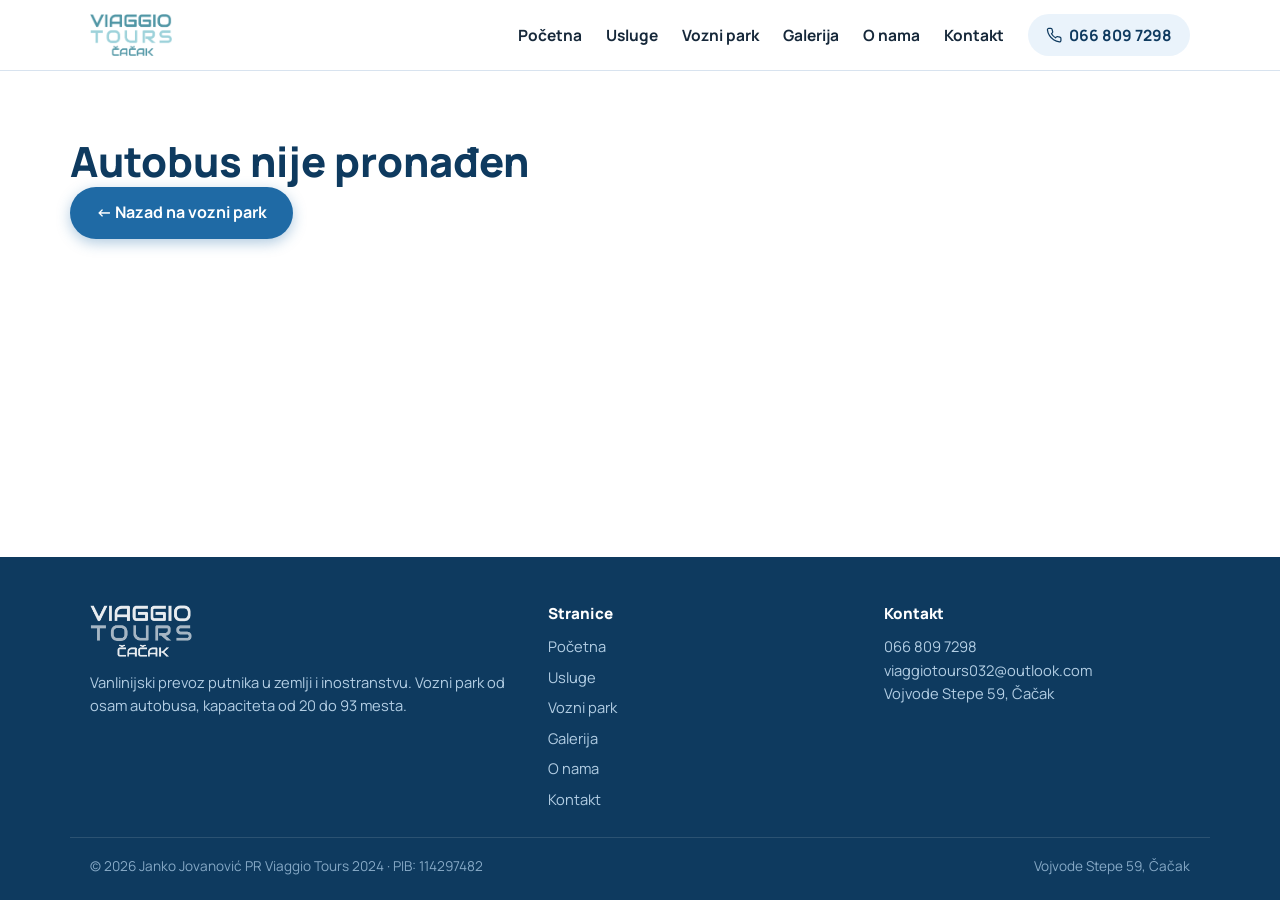
<file: autobus.html>
<!DOCTYPE html>
<html lang="sr">
<head>
  <meta charset="UTF-8">
  <meta name="viewport" content="width=device-width, initial-scale=1.0">
  <title>Autobus — Viaggio Tours Čačak</title>
  <meta name="description" content="Detalji autobusa iz voznog parka Viaggio Tours Čačak — kapacitet, oprema i fotografije.">
  <link rel="preconnect" href="https://fonts.googleapis.com">
  <link rel="preconnect" href="https://fonts.gstatic.com" crossorigin>
  <link href="https://fonts.googleapis.com/css2?family=Manrope:wght@400;600;700;800&display=swap" rel="stylesheet">
  <link rel="stylesheet" href="style.css">
  <link rel="icon" href="images/logo.png">
</head>
<body>

<div id="site-header"></div>

<main>
  <section id="bus-detalj"></section>
</main>

<div id="site-footer"></div>

<script src="podaci.js"></script>
<script src="sajt.js"></script>
</body>
</html>
</file>
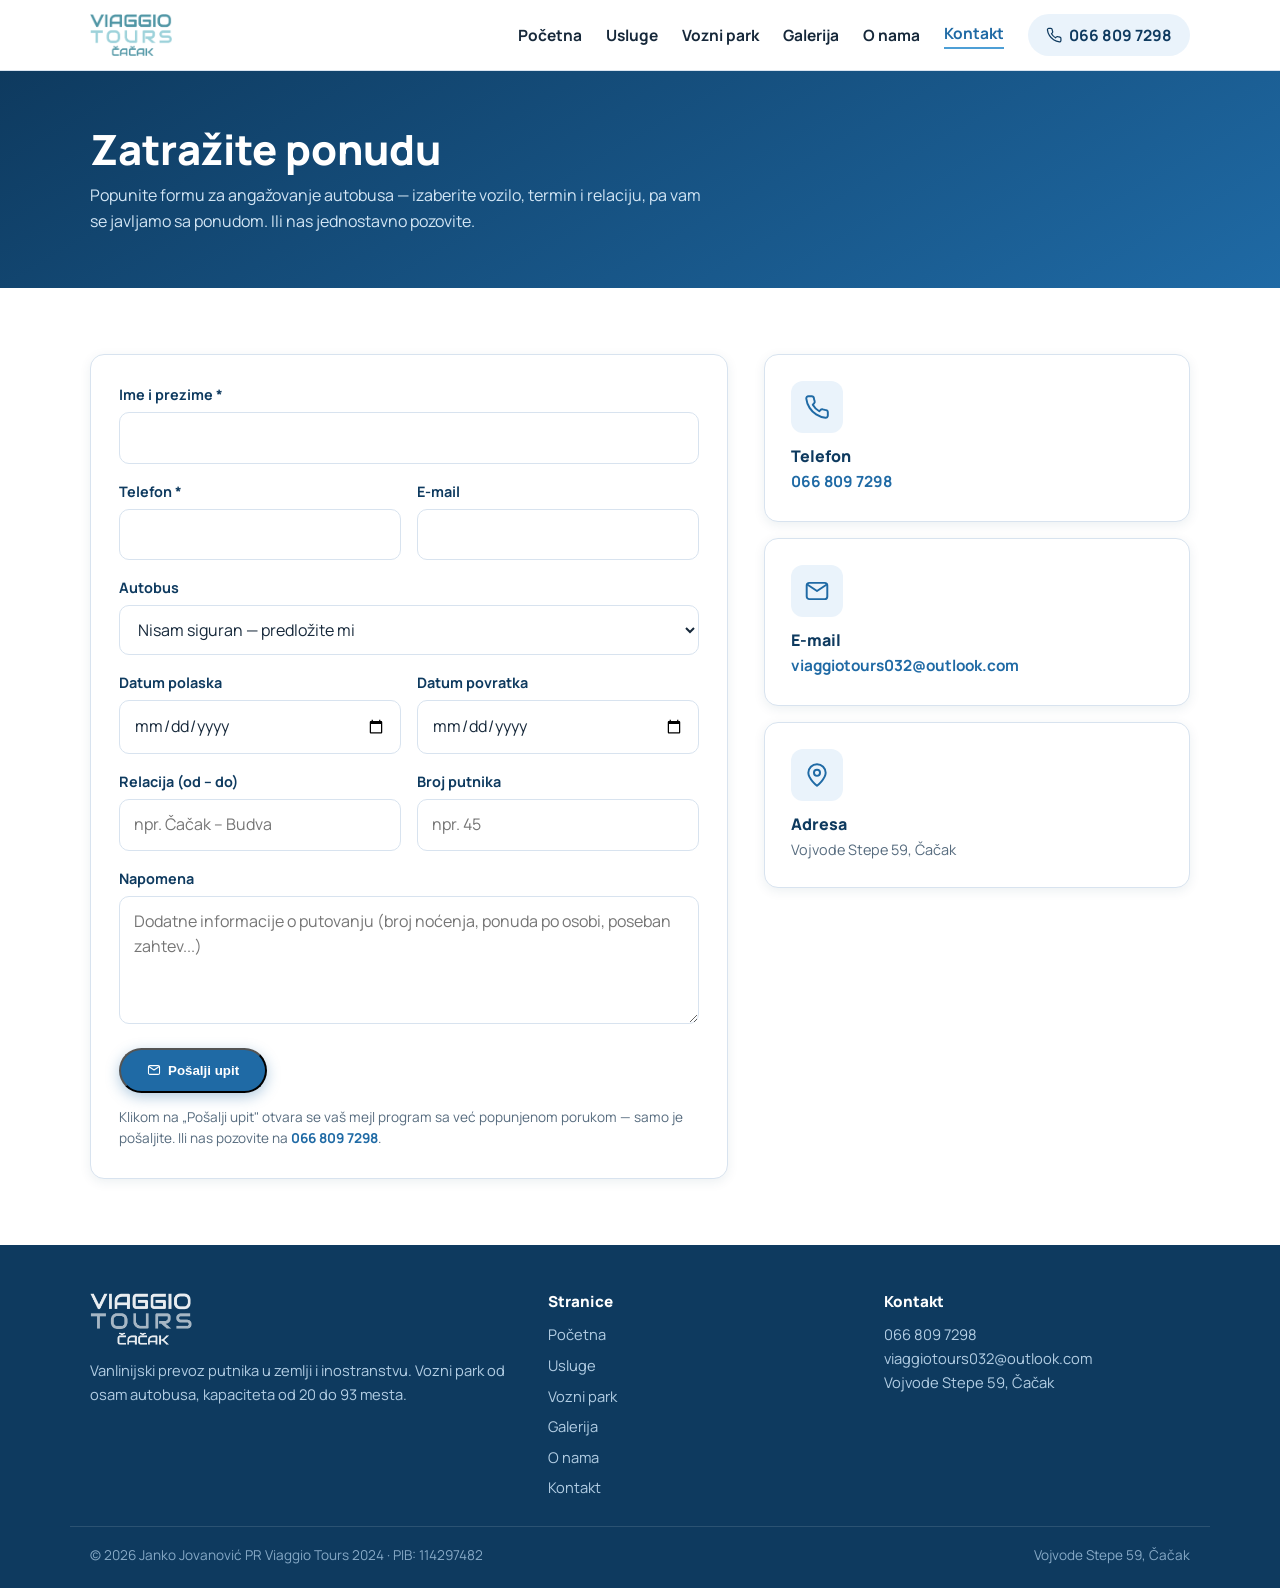
<file: kontakt.html>
<!DOCTYPE html>
<html lang="sr">
<head>
  <meta charset="UTF-8">
  <meta name="viewport" content="width=device-width, initial-scale=1.0">
  <title>Kontakt — Viaggio Tours Čačak | 066 809 7298</title>
  <meta name="description" content="Kontaktirajte Viaggio Tours Čačak — telefon 066 809 7298, e-mail viaggiotours032@outlook.com. Pozovite za ponudu prevoza.">
  <link rel="canonical" href="https://autobusi.co.rs/kontakt.html">
  <link rel="preconnect" href="https://fonts.googleapis.com">
  <link rel="preconnect" href="https://fonts.gstatic.com" crossorigin>
  <link href="https://fonts.googleapis.com/css2?family=Manrope:wght@400;600;700;800&display=swap" rel="stylesheet">
  <link rel="stylesheet" href="style.css">
  <link rel="icon" href="images/logo.png">
</head>
<body>

<div id="site-header"></div>

<main>
  <section class="page-hero">
    <div class="container">
      <h1>Zatražite ponudu</h1>
      <p>Popunite formu za angažovanje autobusa — izaberite vozilo, termin i relaciju, pa vam se javljamo sa ponudom. Ili nas jednostavno pozovite.</p>
    </div>
  </section>

  <section class="section">
    <div class="container">
      <div class="upit-layout">
        <form class="upit-forma" id="upit-forma" novalidate>
          <div class="polje">
            <label for="f-ime">Ime i prezime *</label>
            <input id="f-ime" name="ime" required>
          </div>
          <div class="polje-red">
            <div class="polje">
              <label for="f-tel">Telefon *</label>
              <input id="f-tel" name="telefon" inputmode="tel" required>
            </div>
            <div class="polje">
              <label for="f-mail">E-mail</label>
              <input id="f-mail" name="email" type="email">
            </div>
          </div>
          <div class="polje">
            <label for="f-bus">Autobus</label>
            <select id="f-bus" name="autobus">
              <option value="">Nisam siguran — predložite mi</option>
            </select>
          </div>
          <div class="polje-red">
            <div class="polje">
              <label for="f-polazak">Datum polaska</label>
              <input id="f-polazak" name="polazak" type="date">
            </div>
            <div class="polje">
              <label for="f-povratak">Datum povratka</label>
              <input id="f-povratak" name="povratak" type="date">
            </div>
          </div>
          <div class="polje-red">
            <div class="polje">
              <label for="f-relacija">Relacija (od – do)</label>
              <input id="f-relacija" name="relacija" placeholder="npr. Čačak – Budva">
            </div>
            <div class="polje">
              <label for="f-putnici">Broj putnika</label>
              <input id="f-putnici" name="putnici" type="number" min="1" placeholder="npr. 45">
            </div>
          </div>
          <div class="polje">
            <label for="f-poruka">Napomena</label>
            <textarea id="f-poruka" name="poruka" rows="4" placeholder="Dodatne informacije o putovanju (broj noćenja, ponuda po osobi, poseban zahtev...)"></textarea>
          </div>
          <button type="submit" class="btn btn-primary"><span class="ico" data-icon="mail"></span>Pošalji upit</button>
          <p class="forma-note">Klikom na „Pošalji upit" otvara se vaš mejl program sa već popunjenom porukom — samo je pošaljite. Ili nas pozovite na <a class="js-tel-link" style="color:var(--blue);font-weight:700"><span class="js-phone"></span></a>.</p>
          <div class="forma-ok" id="forma-ok">Hvala! Otvorili smo vaš mejl program sa popunjenim upitom — pošaljite poruku i javljamo vam se ubrzo.</div>
        </form>

        <aside class="upit-aside">
          <div class="card">
            <div class="card-icon" data-icon="phone"></div>
            <h3>Telefon</h3>
            <p><a class="js-tel-link"><span class="js-phone"></span></a></p>
          </div>
          <div class="card">
            <div class="card-icon" data-icon="mail"></div>
            <h3>E-mail</h3>
            <p><a class="js-mail-link"><span class="js-email"></span></a></p>
          </div>
          <div class="card">
            <div class="card-icon" data-icon="pin"></div>
            <h3>Adresa</h3>
            <p class="malo">Vojvode Stepe 59, Čačak</p>
          </div>
        </aside>
      </div>
    </div>
  </section>
</main>

<div id="site-footer"></div>

<script src="podaci.js"></script>
<script src="sajt.js"></script>
</body>
</html>
</file>
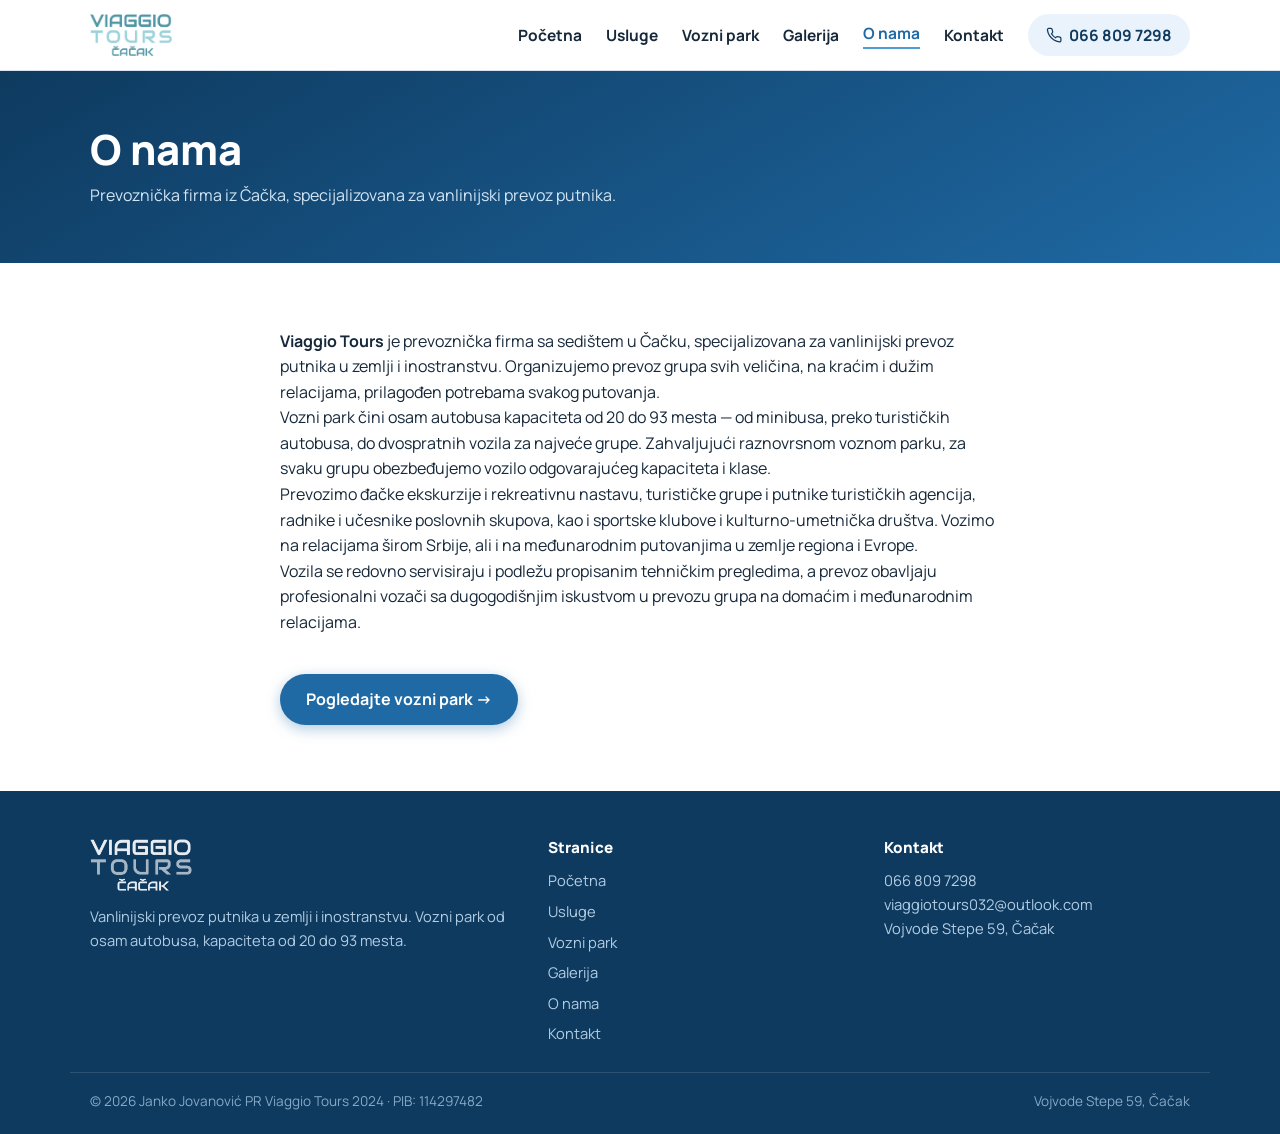
<file: o-nama.html>
<!DOCTYPE html>
<html lang="sr">
<head>
  <meta charset="UTF-8">
  <meta name="viewport" content="width=device-width, initial-scale=1.0">
  <title>O nama — Viaggio Tours Čačak</title>
  <meta name="description" content="Viaggio Tours je prevoznička firma iz Čačka — vanlinijski prevoz putnika u zemlji i inostranstvu, sopstveni vozni park od 8 autobusa.">
  <link rel="canonical" href="https://autobusi.co.rs/o-nama.html">
  <link rel="preconnect" href="https://fonts.googleapis.com">
  <link rel="preconnect" href="https://fonts.gstatic.com" crossorigin>
  <link href="https://fonts.googleapis.com/css2?family=Manrope:wght@400;600;700;800&display=swap" rel="stylesheet">
  <link rel="stylesheet" href="style.css">
  <link rel="icon" href="images/logo.png">
</head>
<body>

<div id="site-header"></div>

<main>
  <section class="page-hero">
    <div class="container">
      <h1>O nama</h1>
      <p>Prevoznička firma iz Čačka, specijalizovana za vanlinijski prevoz putnika.</p>
    </div>
  </section>

  <section class="section">
    <div class="container narrow">
      <p><strong>Viaggio Tours</strong> je prevoznička firma sa sedištem u Čačku, specijalizovana za
      vanlinijski prevoz putnika u zemlji i inostranstvu. Organizujemo prevoz grupa svih veličina,
      na kraćim i dužim relacijama, prilagođen potrebama svakog putovanja.</p>
      <p>Vozni park čini osam autobusa kapaciteta od 20 do 93 mesta — od minibusa, preko turističkih
      autobusa, do dvospratnih vozila za najveće grupe. Zahvaljujući raznovrsnom voznom parku, za
      svaku grupu obezbeđujemo vozilo odgovarajućeg kapaciteta i klase.</p>
      <p>Prevozimo đačke ekskurzije i rekreativnu nastavu, turističke grupe i putnike turističkih
      agencija, radnike i učesnike poslovnih skupova, kao i sportske klubove i kulturno-umetnička
      društva. Vozimo na relacijama širom Srbije, ali i na međunarodnim putovanjima u zemlje regiona
      i Evrope.</p>
      <p>Vozila se redovno servisiraju i podležu propisanim tehničkim pregledima, a prevoz obavljaju
      profesionalni vozači sa dugogodišnjim iskustvom u prevozu grupa na domaćim i međunarodnim
      relacijama.</p>
      <div class="section-cta" style="text-align:left">
        <a href="vozni-park.html" class="btn btn-primary">Pogledajte vozni park →</a>
      </div>
    </div>
  </section>
</main>

<div id="site-footer"></div>

<script src="podaci.js"></script>
<script src="sajt.js"></script>
</body>
</html>
</file>
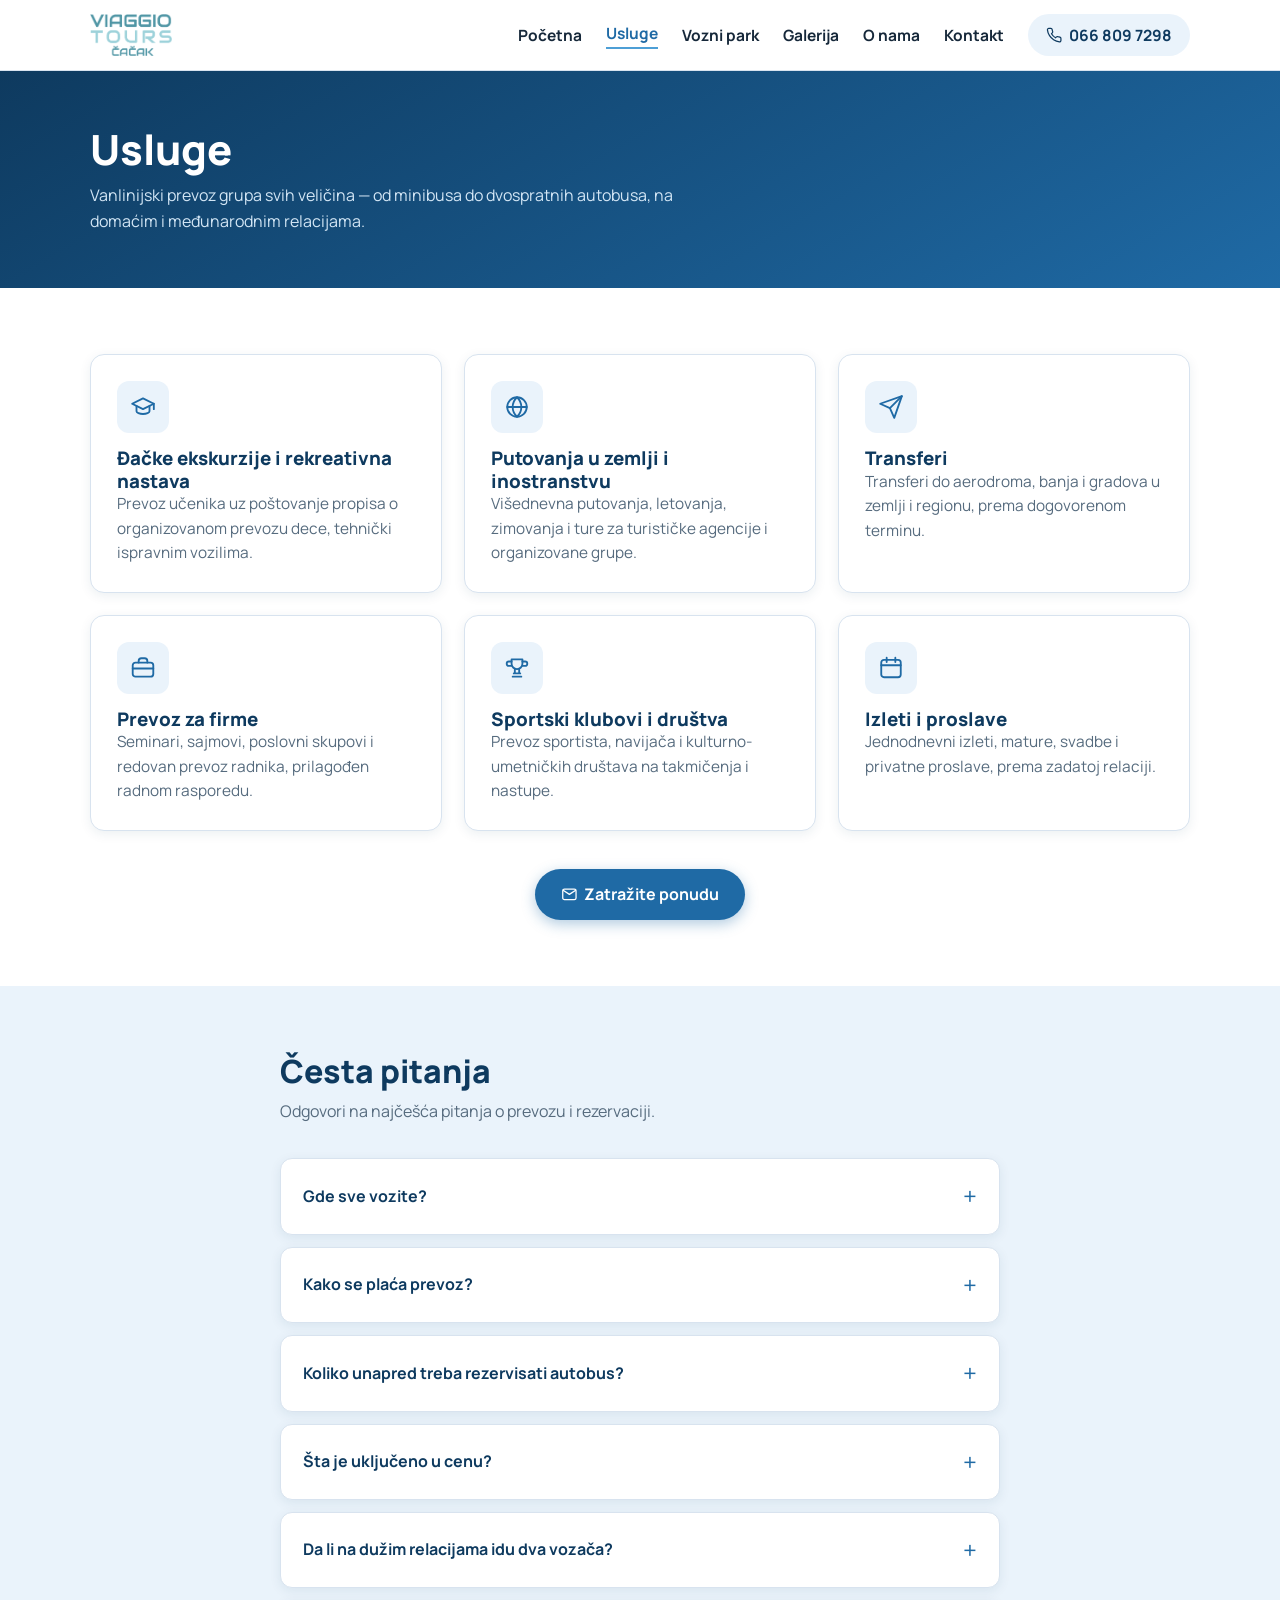
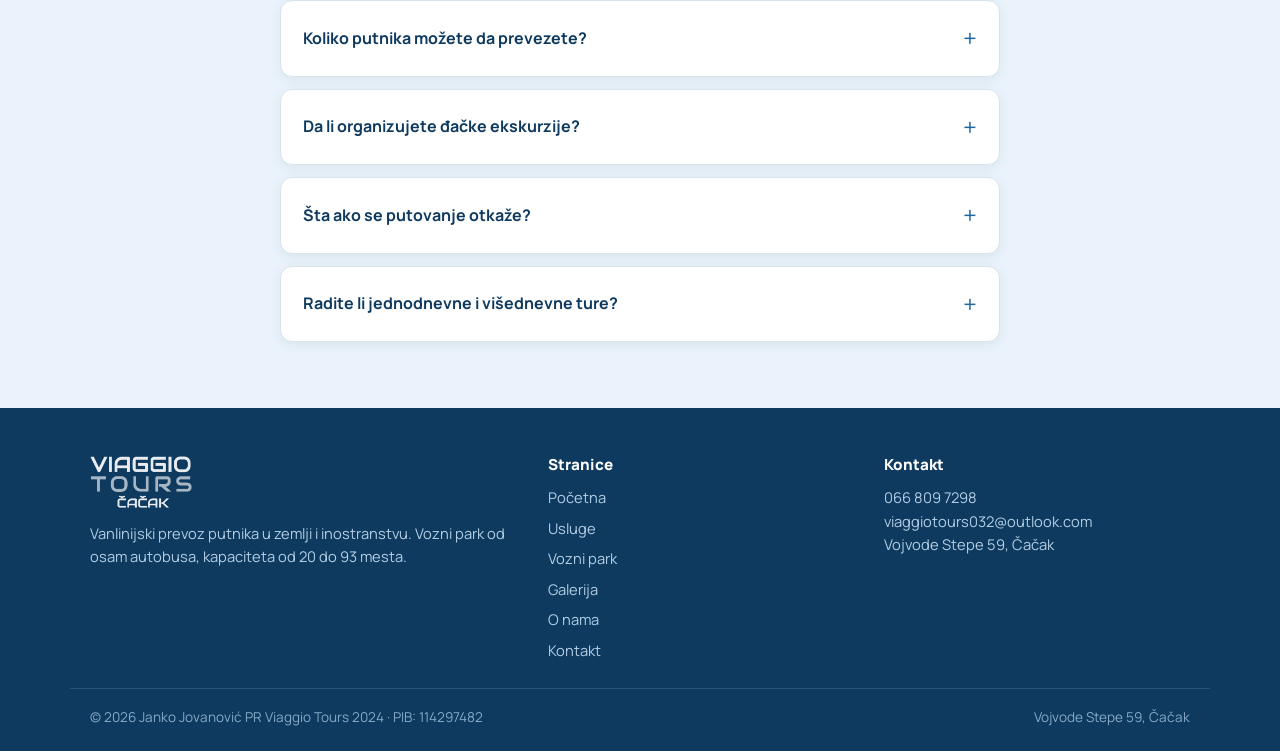
<file: usluge.html>
<!DOCTYPE html>
<html lang="sr">
<head>
  <meta charset="UTF-8">
  <meta name="viewport" content="width=device-width, initial-scale=1.0">
  <title>Usluge — Viaggio Tours Čačak | Ekskurzije, transferi, prevoz za firme</title>
  <meta name="description" content="Usluge prevoza — đačke ekskurzije, putovanja u zemlji i inostranstvu, transferi, prevoz radnika, sportski klubovi, izleti i proslave. Viaggio Tours Čačak.">
  <link rel="canonical" href="https://autobusi.co.rs/usluge.html">
  <link rel="preconnect" href="https://fonts.googleapis.com">
  <link rel="preconnect" href="https://fonts.gstatic.com" crossorigin>
  <link href="https://fonts.googleapis.com/css2?family=Manrope:wght@400;600;700;800&display=swap" rel="stylesheet">
  <link rel="stylesheet" href="style.css">
  <link rel="icon" href="images/logo.png">
</head>
<body>

<div id="site-header"></div>

<main>
  <section class="page-hero">
    <div class="container">
      <h1>Usluge</h1>
      <p>Vanlinijski prevoz grupa svih veličina — od minibusa do dvospratnih autobusa, na domaćim i međunarodnim relacijama.</p>
    </div>
  </section>

  <section class="section">
    <div class="container">
      <div class="grid grid-3">
        <div class="card">
          <div class="card-icon" data-icon="school"></div>
          <h3>Đačke ekskurzije i rekreativna nastava</h3>
          <p>Prevoz učenika uz poštovanje propisa o organizovanom prevozu dece, tehnički ispravnim vozilima.</p>
        </div>
        <div class="card">
          <div class="card-icon" data-icon="globe"></div>
          <h3>Putovanja u zemlji i inostranstvu</h3>
          <p>Višednevna putovanja, letovanja, zimovanja i ture za turističke agencije i organizovane grupe.</p>
        </div>
        <div class="card">
          <div class="card-icon" data-icon="plane"></div>
          <h3>Transferi</h3>
          <p>Transferi do aerodroma, banja i gradova u zemlji i regionu, prema dogovorenom terminu.</p>
        </div>
        <div class="card">
          <div class="card-icon" data-icon="briefcase"></div>
          <h3>Prevoz za firme</h3>
          <p>Seminari, sajmovi, poslovni skupovi i redovan prevoz radnika, prilagođen radnom rasporedu.</p>
        </div>
        <div class="card">
          <div class="card-icon" data-icon="trophy"></div>
          <h3>Sportski klubovi i društva</h3>
          <p>Prevoz sportista, navijača i kulturno-umetničkih društava na takmičenja i nastupe.</p>
        </div>
        <div class="card">
          <div class="card-icon" data-icon="calendar"></div>
          <h3>Izleti i proslave</h3>
          <p>Jednodnevni izleti, mature, svadbe i privatne proslave, prema zadatoj relaciji.</p>
        </div>
      </div>
      <div class="section-cta">
        <a href="kontakt.html" class="btn btn-primary"><span class="ico" data-icon="mail"></span>Zatražite ponudu</a>
      </div>
    </div>
  </section>

  <section class="section section-alt">
    <div class="container narrow">
      <div class="section-head">
        <h2>Česta pitanja</h2>
        <p class="section-sub">Odgovori na najčešća pitanja o prevozu i rezervaciji.</p>
      </div>
      <div class="faq" data-faq></div>
    </div>
  </section>
</main>

<div id="site-footer"></div>

<script src="podaci.js"></script>
<script src="sajt.js"></script>
</body>
</html>
</file>
<file: style.css>
:root {
  --blue: #1f6aa5;          /* primarna plava */
  --blue-dark: #17548a;
  --blue-deep: #0e3a5f;     /* tamne podloge (hero/footer) */
  --sky: #4d9fd6;           /* svetliji plavi akcenat */
  --sky-bright: #6fb5e6;
  --sky-tint: #eaf3fb;      /* svetla pozadina sekcija */
  --ink: #16283a;
  --muted: #566b7e;
  --bg: #ffffff;
  --line: #d8e3ef;
  --radius: 14px;
  --shadow: 0 8px 28px rgba(14, 58, 95, 0.12);
  --shadow-sm: 0 3px 12px rgba(14, 58, 95, 0.08);
}

* { margin: 0; padding: 0; box-sizing: border-box; }
html { scroll-behavior: smooth; }
body {
  font-family: 'Manrope', -apple-system, BlinkMacSystemFont, 'Segoe UI', sans-serif;
  color: var(--ink); background: var(--bg); line-height: 1.6;
  display: flex; flex-direction: column; min-height: 100vh;
}
main { flex: 1; }
.container { max-width: 1140px; margin: 0 auto; padding: 0 20px; }
.container.narrow { max-width: 760px; }
h1, h2, h3, h4 { line-height: 1.2; font-weight: 800; color: var(--blue-deep); }
h1 { font-size: clamp(1.8rem, 4vw, 2.6rem); }
h2 { font-size: clamp(1.6rem, 3vw, 2rem); margin-bottom: 8px; }
a { color: inherit; text-decoration: none; }
img { max-width: 100%; display: block; }

/* ---------- Header ---------- */
.site-header {
  position: sticky; top: 0; z-index: 50;
  background: rgba(255, 255, 255, 0.96);
  backdrop-filter: blur(8px);
  border-bottom: 1px solid var(--line);
}
.nav { display: flex; align-items: center; justify-content: space-between; height: 70px; gap: 16px; }
.brand img { height: 42px; width: auto; }
.nav-links { display: flex; align-items: center; gap: 24px; }
.nav-links a { font-weight: 700; color: var(--ink); font-size: 0.97rem; }
.nav-links a:hover { color: var(--blue); }
.nav-links a.active { color: var(--blue); border-bottom: 2px solid var(--sky); padding-bottom: 2px; }
.nav-toggle { display: none; background: none; border: none; font-size: 1.6rem; cursor: pointer; color: var(--blue-deep); order: 3; }

/* ---------- Buttons ---------- */
.btn {
  display: inline-flex; align-items: center; gap: 8px;
  padding: 13px 26px; border-radius: 999px; font-weight: 700;
  transition: transform 0.15s, box-shadow 0.15s, background 0.15s; cursor: pointer;
}
.btn:hover { transform: translateY(-2px); }
.btn-primary { background: var(--blue); color: #fff; box-shadow: 0 4px 14px rgba(31, 106, 165, 0.35); }
.btn-primary:hover { background: var(--blue-dark); }
.btn-accent { background: var(--sky); color: #fff; box-shadow: 0 4px 14px rgba(77, 159, 214, 0.42); }
.btn-accent:hover { background: var(--sky-bright); }
.btn-ghost { border: 2px solid rgba(255, 255, 255, 0.55); color: #fff; }
.btn-ghost:hover { background: rgba(255, 255, 255, 0.12); }
.btn-ghost-dark { border: 2px solid var(--line); color: var(--blue-deep); }
.btn-ghost-dark:hover { background: var(--sky-tint); }
.btn-phone { background: var(--sky-tint); color: var(--blue-deep) !important; padding: 9px 18px; }
.btn-phone:hover { background: var(--sky); color: #fff !important; }

/* ---------- Hero ---------- */
.hero {
  background: linear-gradient(150deg, var(--blue-deep) 0%, var(--blue-dark) 55%, var(--blue) 100%);
  color: #fff; padding: 84px 0 70px; position: relative; overflow: hidden;
}
.hero::after {
  content: ""; position: absolute; right: -80px; top: -80px; width: 340px; height: 340px;
  background: radial-gradient(circle, rgba(77, 159, 214, 0.4), transparent 70%);
}
.hero::before {
  content: ""; position: absolute; inset: 0;
  background-image: radial-gradient(rgba(255, 255, 255, 0.07) 1px, transparent 1px);
  background-size: 22px 22px;
}
.hero-inner { position: relative; z-index: 1; }
.hero-kicker { text-transform: uppercase; letter-spacing: 2px; font-size: 0.8rem; font-weight: 700; color: var(--sky-bright); margin-bottom: 14px; }
.hero h1 { color: #fff; margin-bottom: 18px; max-width: 660px; }
.hero-sub { font-size: 1.12rem; max-width: 580px; color: #d3e6f5; margin-bottom: 30px; }
.hero-cta { display: flex; gap: 14px; flex-wrap: wrap; margin-bottom: 42px; }
.hero-stats { display: flex; gap: 40px; list-style: none; flex-wrap: wrap; color: #cadff0; }
.hero-stats strong { display: block; font-size: 1.6rem; color: #fff; }

/* ---------- Sections ---------- */
.section { padding: 66px 0; }
.section-alt { background: var(--sky-tint); }
.section-head { max-width: 640px; margin-bottom: 34px; }
.section-sub { color: var(--muted); }
.center { text-align: center; margin-left: auto; margin-right: auto; }
.section-cta { text-align: center; margin-top: 38px; }

.grid { display: grid; gap: 22px; }
.grid-3 { grid-template-columns: repeat(3, 1fr); }
.grid-4 { grid-template-columns: repeat(4, 1fr); }

.card { background: #fff; border: 1px solid var(--line); border-radius: var(--radius); padding: 26px; box-shadow: var(--shadow-sm); }
.card p { color: var(--muted); font-size: 0.96rem; }
.card-icon {
  width: 52px; height: 52px; border-radius: 12px; display: flex; align-items: center; justify-content: center;
  color: var(--blue); background: var(--sky-tint); margin-bottom: 14px;
}
.card-icon svg { width: 26px; height: 26px; }

/* ---------- Ikonice ---------- */
.ico { display: inline-flex; align-items: center; }
.ico svg { width: 1.05em; height: 1.05em; }
.btn .ico { margin-right: -1px; }

/* ---------- Fleet cards ---------- */
.bus-card { padding: 0; overflow: hidden; display: block; transition: transform 0.15s, box-shadow 0.15s; }
.bus-card:hover { transform: translateY(-4px); box-shadow: var(--shadow); }
.bus-card-body { padding: 16px 20px 20px; }
.bus-img {
  height: 180px; background: linear-gradient(135deg, var(--blue-deep), var(--blue));
  display: flex; align-items: center; justify-content: center;
  background-size: cover; background-position: center;
}
.bus-ico { color: rgba(255, 255, 255, 0.6); }
.bus-ico svg { width: 58px; height: 58px; }
.bus-img.has-photo span { display: none; }
.bus-meta { margin: 4px 0 10px; }
.bus-meta strong { color: var(--blue); }
.bus-more { font-weight: 700; color: var(--blue); font-size: 0.92rem; }

/* ---------- Bus detail ---------- */
.crumbs { color: var(--muted); font-size: 0.9rem; padding: 26px 0 18px; }
.crumbs a { color: var(--blue); font-weight: 600; }
.detalj-grid { display: grid; grid-template-columns: 1.1fr 1fr; gap: 40px; padding-bottom: 60px; align-items: start; }
.galerija-glavna {
  height: 360px; border-radius: var(--radius); background: linear-gradient(135deg, var(--blue-deep), var(--blue));
  display: flex; align-items: center; justify-content: center;
  background-size: cover; background-position: center;
}
.gal-ikonica { color: rgba(255, 255, 255, 0.55); }
.gal-ikonica svg { width: 84px; height: 84px; }
.galerija-glavna.has-photo .gal-ikonica { display: none; }
.galerija-thumbs { display: flex; gap: 10px; margin-top: 12px; flex-wrap: wrap; }
.thumb {
  width: 84px; height: 62px; border-radius: 9px; background-size: cover; background-position: center;
  cursor: pointer; border: 2px solid transparent; opacity: 0.75; transition: opacity 0.15s;
}
.thumb:hover, .thumb.sel { opacity: 1; border-color: var(--sky); }
.galerija-napomena { color: var(--muted); font-size: 0.85rem; margin-top: 12px; font-style: italic; }
.detalj-tip { text-transform: uppercase; letter-spacing: 1.5px; font-size: 0.78rem; font-weight: 700; color: var(--sky); margin-bottom: 6px; }
.detalj-info h1 { margin-bottom: 18px; }
.detalj-spec { display: flex; gap: 14px; flex-wrap: wrap; margin-bottom: 22px; }
.spec { background: var(--sky-tint); border-radius: 12px; padding: 12px 18px; min-width: 96px; }
.spec span { display: block; font-size: 0.78rem; color: var(--muted); text-transform: uppercase; letter-spacing: 0.5px; }
.spec strong { font-size: 1.25rem; color: var(--blue-deep); }
.detalj-opis { color: #3a5163; margin-bottom: 22px; }
.detalj-info h3 { font-size: 1.05rem; margin-bottom: 10px; }
.oprema { list-style: none; display: grid; grid-template-columns: 1fr 1fr; gap: 8px 18px; margin-bottom: 28px; }
.oprema li { position: relative; padding-left: 26px; color: #3a5163; font-size: 0.95rem; }
.oprema li::before { content: "✓"; position: absolute; left: 0; color: var(--blue); font-weight: 800; }
.detalj-cta { display: flex; gap: 12px; flex-wrap: wrap; }

/* ---------- Page header (subpages) ---------- */
.page-hero { background: linear-gradient(150deg, var(--blue-deep), var(--blue)); color: #fff; padding: 54px 0; }
.page-hero h1 { color: #fff; margin-bottom: 8px; }
.page-hero p { color: #d3e6f5; max-width: 620px; }

/* ---------- Upit forma ---------- */
.upit-layout { display: grid; grid-template-columns: 1.5fr 1fr; gap: 36px; align-items: start; }
.upit-forma { background: #fff; border: 1px solid var(--line); border-radius: var(--radius); padding: 28px; box-shadow: var(--shadow-sm); }
.polje { margin-bottom: 16px; }
.polje label { display: block; font-weight: 700; font-size: 0.9rem; margin-bottom: 6px; color: var(--blue-deep); }
.polje input, .polje select, .polje textarea {
  width: 100%; padding: 12px 14px; border: 1px solid var(--line); border-radius: 10px;
  font: inherit; color: var(--ink); background: #fff;
}
.polje textarea { resize: vertical; }
.polje input:focus, .polje select:focus, .polje textarea:focus {
  outline: none; border-color: var(--sky); box-shadow: 0 0 0 3px rgba(77, 159, 214, 0.18);
}
.polje-red { display: grid; grid-template-columns: 1fr 1fr; gap: 16px; }
.forma-note { color: var(--muted); font-size: 0.85rem; margin-top: 14px; }
.forma-ok { background: var(--sky-tint); border: 1px solid var(--sky); color: var(--blue-deep);
  border-radius: 10px; padding: 14px 16px; margin-top: 16px; font-weight: 600; display: none; }
.upit-aside .card { margin-bottom: 16px; }
.upit-aside .card h3 { font-size: 1rem; margin-bottom: 4px; }
.upit-aside .card a, .upit-aside .card p { color: var(--blue); font-weight: 700; }
.upit-aside .card .malo { color: var(--muted); font-weight: 400; font-size: 0.9rem; }

/* ---------- Contact cards ---------- */
.contact-grid { display: grid; grid-template-columns: repeat(3, 1fr); gap: 22px; }
.contact-card { text-align: center; padding: 30px 24px; }
.contact-card .card-icon { margin: 0 auto 14px; }
.contact-card h3 { font-size: 1.05rem; margin-bottom: 6px; }
.contact-card p, .contact-card a { color: var(--blue); font-weight: 700; font-size: 1.02rem; }

/* ---------- Koraci (Kako do ponude) ---------- */
.koraci { display: grid; grid-template-columns: repeat(3, 1fr); gap: 22px; }
.korak { background: #fff; border: 1px solid var(--line); border-radius: var(--radius); padding: 26px; box-shadow: var(--shadow-sm); }
.korak-broj {
  display: inline-flex; align-items: center; justify-content: center;
  width: 42px; height: 42px; border-radius: 50%; background: var(--blue); color: #fff;
  font-weight: 800; font-size: 1.15rem; margin-bottom: 14px;
}
.korak h3 { margin-bottom: 6px; }
.korak p { color: var(--muted); font-size: 0.96rem; }

/* ---------- Galerija ---------- */
.galerija-grid { display: grid; grid-template-columns: repeat(4, 1fr); gap: 14px; }
.gal-cell {
  display: block; aspect-ratio: 4 / 3; border-radius: 12px;
  background-size: cover; background-position: center; box-shadow: var(--shadow-sm);
  cursor: pointer; transition: transform 0.15s, box-shadow 0.15s;
}
.gal-cell:hover { transform: translateY(-3px); box-shadow: var(--shadow); }
.galerija-prazno { color: var(--muted); font-style: italic; text-align: center; padding: 36px 0; }

#lightbox {
  position: fixed; inset: 0; background: rgba(14, 58, 95, 0.93);
  display: none; align-items: center; justify-content: center; padding: 24px; z-index: 100; cursor: zoom-out;
}
#lightbox.open { display: flex; }
#lightbox img { max-width: 92vw; max-height: 88vh; border-radius: 10px; box-shadow: 0 20px 60px rgba(0, 0, 0, 0.5); }
.lb-close { position: absolute; top: 16px; right: 26px; color: #fff; font-size: 2.6rem; line-height: 1; cursor: pointer; font-weight: 300; }

/* ---------- Česta pitanja (FAQ) ---------- */
.faq { display: flex; flex-direction: column; gap: 12px; }
.faq-item { background: #fff; border: 1px solid var(--line); border-radius: 12px; box-shadow: var(--shadow-sm); overflow: hidden; }
.faq-item summary {
  cursor: pointer; padding: 18px 22px; font-weight: 700; color: var(--blue-deep);
  list-style: none; display: flex; justify-content: space-between; align-items: center; gap: 14px;
}
.faq-item summary::-webkit-details-marker { display: none; }
.faq-item summary::after { content: "+"; font-size: 1.5rem; font-weight: 400; color: var(--blue); transition: transform 0.2s; }
.faq-item[open] summary::after { transform: rotate(45deg); }
.faq-odgovor { padding: 0 22px 18px; color: var(--muted); }

/* ---------- Footer ---------- */
.site-footer { background: var(--blue-deep); color: #b3cee4; padding: 48px 0 22px; font-size: 0.92rem; margin-top: auto; }
.footer-grid { display: grid; grid-template-columns: 1.4fr 1fr 1fr; gap: 30px; padding-bottom: 26px; }
.footer-logo { height: 52px; margin-bottom: 14px; }
.footer-col h4 { color: #fff; font-size: 0.95rem; margin-bottom: 12px; }
.footer-links { display: flex; flex-direction: column; gap: 7px; }
.footer-col a:hover { color: var(--sky-bright); }
.footer-bottom {
  border-top: 1px solid rgba(255,255,255,0.12); padding-top: 18px;
  display: flex; justify-content: space-between; gap: 12px; flex-wrap: wrap; font-size: 0.85rem; color: #86a9c6;
}

/* ---------- Responsive ---------- */
@media (max-width: 900px) {
  .detalj-grid { grid-template-columns: 1fr; gap: 24px; }
  .galerija-glavna { height: 280px; }
}
@media (max-width: 820px) {
  .grid-3, .grid-4, .contact-grid { grid-template-columns: 1fr 1fr; }
  .galerija-grid { grid-template-columns: repeat(3, 1fr); }
  .footer-grid { grid-template-columns: 1fr 1fr; }
  .upit-layout { grid-template-columns: 1fr; }
}
@media (max-width: 620px) {
  .grid-3, .grid-4, .contact-grid, .footer-grid, .oprema, .polje-red, .koraci { grid-template-columns: 1fr; }
  .galerija-grid { grid-template-columns: 1fr 1fr; }
  .nav-toggle { display: block; }
  .nav-links {
    display: none; position: absolute; top: 70px; left: 0; right: 0; background: #fff;
    border-bottom: 1px solid var(--line); flex-direction: column; align-items: flex-start;
    padding: 18px 20px; gap: 16px;
  }
  .nav-links.open { display: flex; }
  .hero { padding: 58px 0 50px; }
  .hero-stats { gap: 24px; }
}
</file>
